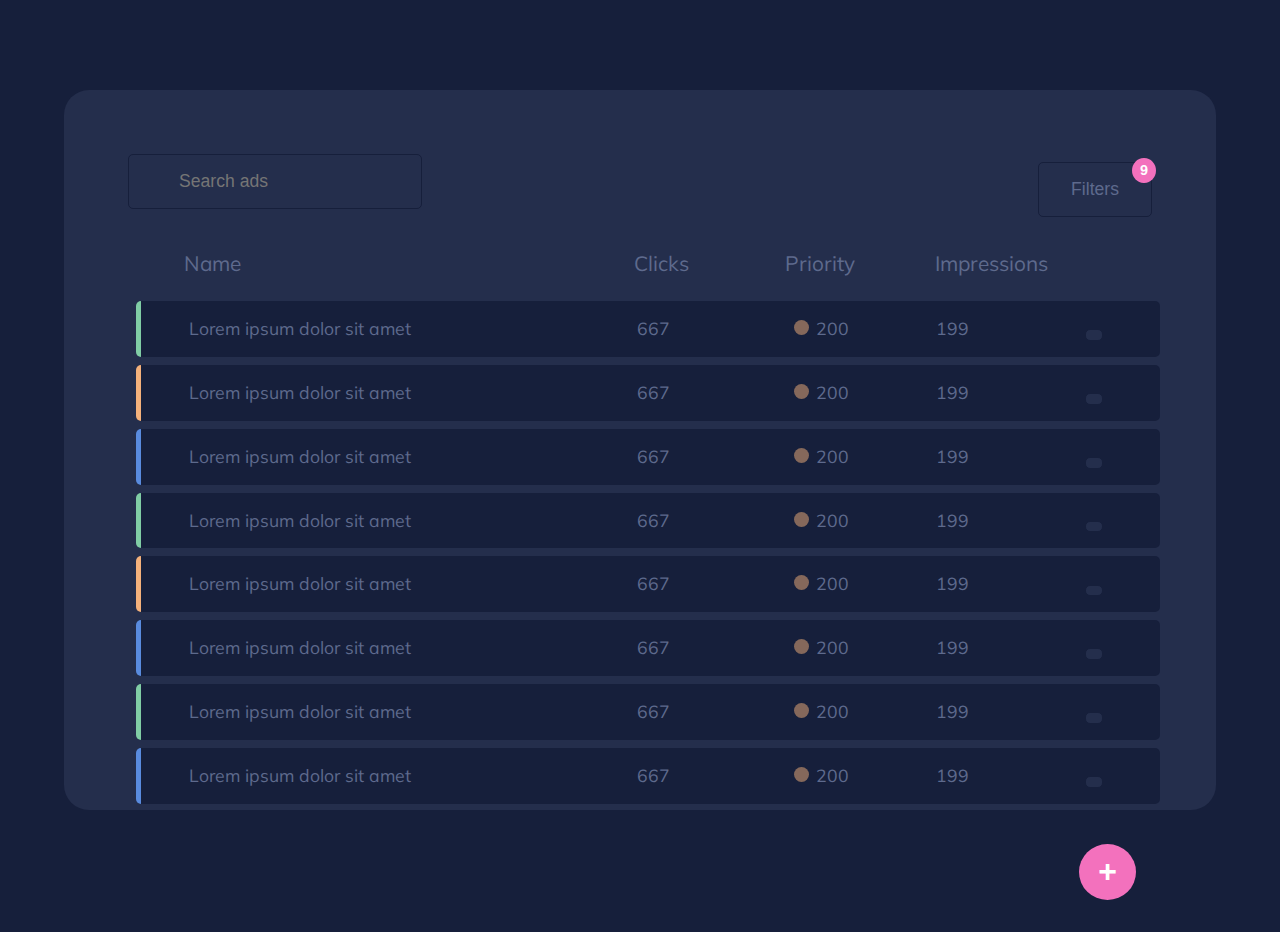
<file: ads-manager/index.html>
<!DOCTYPE html>
<html lang="en">
  <head>
    <meta charset="UTF-8" />
    <meta name="viewport" content="width=device-width, initial-scale=1.0" />
    <title>Ads Manager</title>
    <link rel="stylesheet" href="style.css" />
    <link
      rel="stylesheet"
      href="https://cdnjs.cloudflare.com/ajax/libs/font-awesome/5.13.1/css/all.min.css"
      integrity="sha256-2XFplPlrFClt0bIdPgpz8H7ojnk10H69xRqd9+uTShA="
      crossorigin="anonymous"
    />
  </head>
  <body>
    <div class="container">
      <div class="top-header">
        <div class="input-container">
          <i class="fas icon fa-search"></i>
          <input type="text" class="input-field" placeholder="Search ads" />
        </div>
        <button class="btn btn-w-badge">Filters<span class="badge">9</span></button>
      </div>

      <div class="table">
        <div class=" header">
          <div>Name</div>
          <div>Clicks</div>
          <div>Priority</div>
          <div>Impressions</div>
        </div>
        <div class="row row-border-1">
          <div class="name">Lorem ipsum dolor sit amet</div>
          <div class="clicks">667</div>
          <div class="priority"> <span class="dot"></span>200</div>
          <div class="impressions">199</div>
          <div class="button-container"><button class="btn-del"><i class="fas fa-trash"></button></i></div>
        </div>
        <div class="row row-border-2">
            <div class="name">Lorem ipsum dolor sit amet</div>
            <div class="clicks">667</div>
            <div class="priority"> <span class="dot"></span>200</div>
            <div class="impressions">199</div>
            <div class="button-container"><button class="btn-del"><i class="fas fa-trash"></button></i></div>
          </div>   <div class="row row-border-3">
            <div class="name">Lorem ipsum dolor sit amet</div>
            <div class="clicks">667</div>
            <div class="priority"> <span class="dot"></span>200</div>
            <div class="impressions">199</div>
            <div class="button-container"><button class="btn-del"><i class="fas fa-trash"></button></i></div>
          </div>   <div class="row row-border-1">
            <div class="name">Lorem ipsum dolor sit amet</div>
            <div class="clicks">667</div>
            <div class="priority"> <span class="dot"></span>200</div>
            <div class="impressions">199</div>
            <div class="button-container"><button class="btn-del"><i class="fas fa-trash"></button></i></div>
          </div>   <div class="row row-border-2">
            <div class="name">Lorem ipsum dolor sit amet</div>
            <div class="clicks">667</div>
            <div class="priority"> <span class="dot"></span>200</div>
            <div class="impressions">199</div>
            <div class="button-container"><button class="btn-del"><i class="fas fa-trash"></button></i></div>
          </div>   <div class="row row-border-3">
            <div class="name">Lorem ipsum dolor sit amet</div>
            <div class="clicks">667</div>
            <div class="priority"> <span class="dot"></span>200</div>
            <div class="impressions">199</div>
            <div class="button-container"><button class="btn-del"><i class="fas fa-trash"></button></i></div>
          </div>   <div class="row row-border-1">
            <div class="name">Lorem ipsum dolor sit amet</div>
            <div class="clicks">667</div>
            <div class="priority"> <span class="dot"></span>200</div>
            <div class="impressions">199</div>
            <div class="button-container"><button class="btn-del"><i class="fas fa-trash"></button></i></div>
          </div>   <div class="row row-border-3">
            <div class="name">Lorem ipsum dolor sit amet</div>
            <div class="clicks">667</div>
            <div class="priority"> <span class="dot"></span>200</div>
            <div class="impressions">199</div>
            <div class="button-container"><button class="btn-del"><i class="fas fa-trash"></button></i></div>
          </div>      </div>
      <div class="footer">
        <button class="btn-plus">+</button>
      </div>
    </div>
  </body>
</html>
</file>
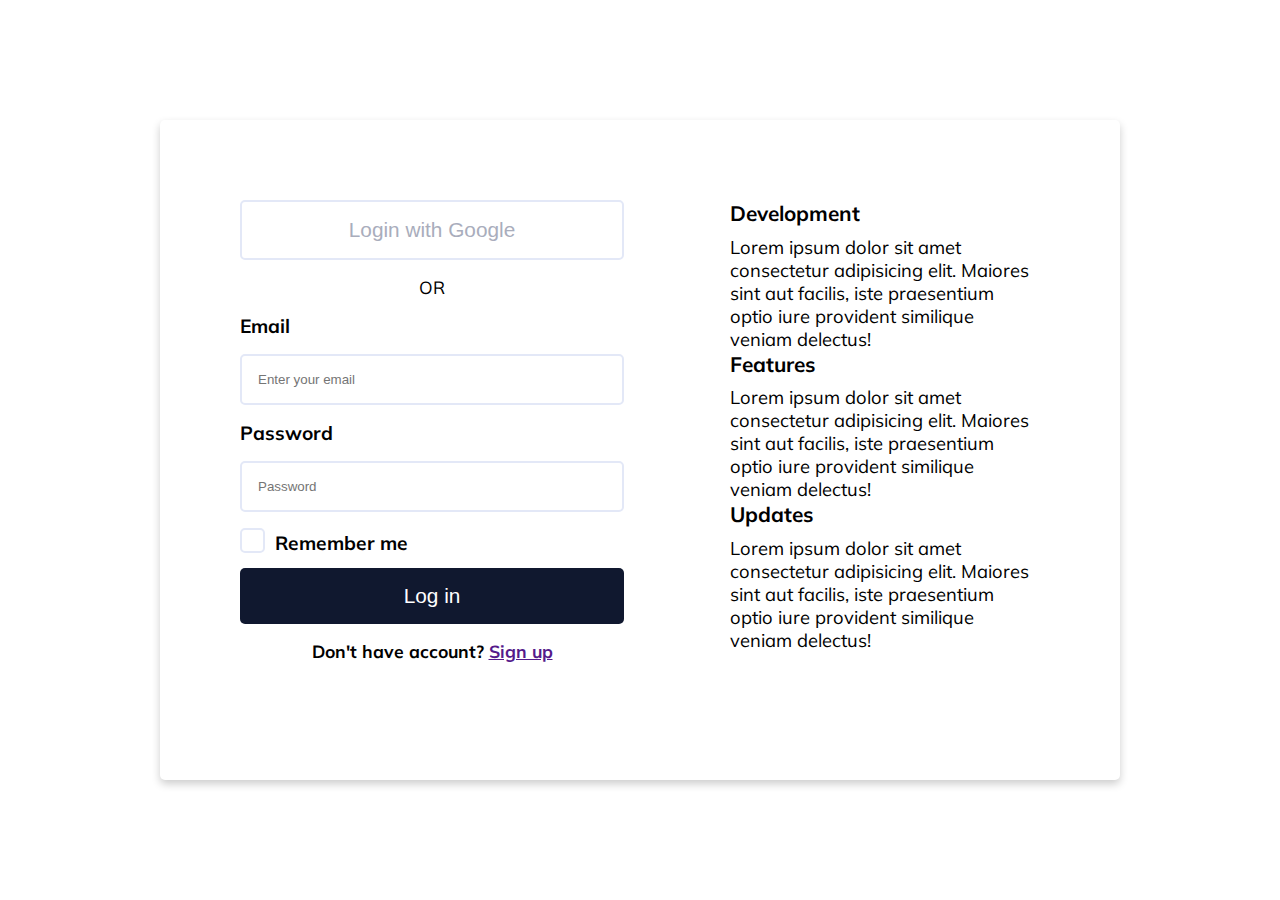
<file: login-screen/index.html>
<!DOCTYPE html>
<html lang="en">
  <head>
    <meta charset="UTF-8" />
    <meta name="viewport" content="width=device-width, initial-scale=1.0" />
    <link rel="stylesheet" href="style.css" />
    <link
      rel="stylesheet"
      href="https://cdnjs.cloudflare.com/ajax/libs/font-awesome/5.13.1/css/all.min.css"
      integrity="sha256-2XFplPlrFClt0bIdPgpz8H7ojnk10H69xRqd9+uTShA="
      crossorigin="anonymous"
    />
    <title>Login</title>
  </head>
  <body>
    <div class="container">
      <div class="col form">
        <button class="btn btn-google-login">
          <i class="fab fa-google"></i> Login with Google
        </button>
        <p class="text-centered-block">OR</p>
        <label for="email">Email</label>
        <input type="text" placeholder="Enter your email" id="email" />
        <label for="password">Password</label>
        <input type="password" placeholder="Password" id="password" />
        <div class="checkbox-wrapper">
          <div class="checkbox">
            <input type="checkbox" />
            <span class="checkmark"></span>
            <label for="remember">Remember me</label>
          </div>
        </div>
        <button class="btn btn-login">Log in</button>
        <p class="text-center">Don't have account? <a href="">Sign up</a></p>
      </div>

      <div class="col features">
        <div class="feature">
          <div class="icon-container">
            <i class="far fa-file-code"></i>
          </div>
          <div class="desc">
            <h4>Development</h4>
            <p>
              Lorem ipsum dolor sit amet consectetur adipisicing elit. Maiores
              sint aut facilis, iste praesentium optio iure provident similique
              veniam delectus!
            </p>
          </div>
        </div>
        <div class="feature">
          <div class="icon-container">
            <i class="fas fa-gift"></i>
          </div>
          <div class="desc">
            <h4>Features</h4>
            <p>
              Lorem ipsum dolor sit amet consectetur adipisicing elit. Maiores
              sint aut facilis, iste praesentium optio iure provident similique
              veniam delectus!
            </p>
          </div>
        </div>
        <div class="feature">
          <div class="icon-container">
            <i class="far fa-newspaper"></i>
          </div>
          <div class="desc">
            <h4>Updates</h4>
            <p>
              Lorem ipsum dolor sit amet consectetur adipisicing elit. Maiores
              sint aut facilis, iste praesentium optio iure provident similique
              veniam delectus!
            </p>
          </div>
        </div>
      </div>
    </div>
  </body>
</html>
</file>
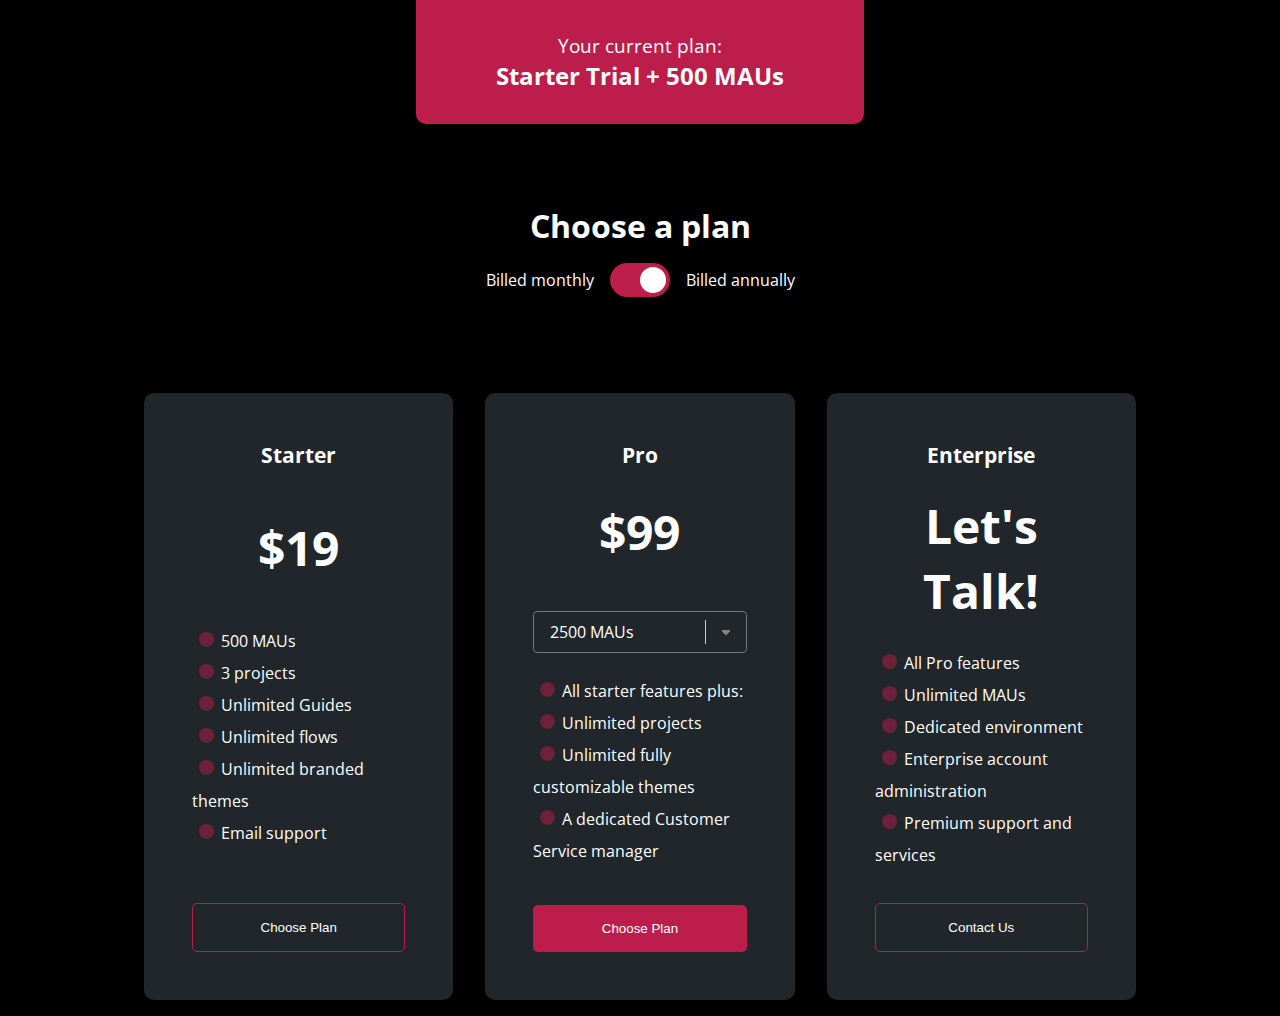
<file: pricing/index.html>
<!DOCTYPE html>
<html lang="en">
  <head>
    <meta charset="UTF-8" />
    <meta name="viewport" content="width=device-width, initial-scale=1.0" />
    <title>Pricing Page</title>
    <link rel="stylesheet" href="style.css" />
  </head>
  <body>
    <div class="current-plan">
      <p>Your current plan:</p>
      <h2>Starter Trial + 500 MAUs</h2>
    </div>

    <div class="select-plan">
      <h1>Choose a plan</h1>
      <div class="toggle-container">
        <span class="option">Billed monthly</span>
        <label class="switch">
          <input type="checkbox" checked />
          <span class="slider round"></span>
        </label>
        <span class="option">Billed annually</span>
    </div>
    </div>
    <div class="cards-container">
      <div class="card">
        <h5 class="title">Starter</h5>
        <h1 class="price">$19</h1>

        <ul class="bulletpoints">
          <li><span class="dot"></span>500 MAUs</li>
          <li><span class="dot"></span>3 projects</li>
          <li><span class="dot"></span>Unlimited Guides</li>
          <li><span class="dot"></span>Unlimited flows</li>
          <li><span class="dot"></span>Unlimited branded themes</li>
          <li><span class="dot"></span>Email support</li>
        </ul>

        <button class="outline-btn">Choose Plan</button>
      </div>
      <!-- #2 -->
      <div class="card">
        <h5 class="title">Pro</h5>
        <h1 class="price">$99</h1>
        <select name="" id="maus">
            <option value="">2500 MAUs</option>
        </select>
        <ul class="bulletpoints">
          <li><span class="dot"></span>All starter features plus:</li>
          <li><span class="dot"></span>Unlimited projects</li>
          <li><span class="dot"></span>Unlimited fully customizable themes</li>
          <li><span class="dot"></span>A dedicated Customer Service manager</li>
        </ul>

        <button class="solid-btn">Choose Plan</button>
      </div>
      <!-- #3 -->
      <div class="card">
        <h5 class="title">Enterprise</h5>
        <h1 class="price">Let's Talk!</h1>
        <ul class="bulletpoints">
          <li><span class="dot"></span>All Pro features</li>
          <li><span class="dot"></span>Unlimited MAUs</li>
          <li><span class="dot"></span>Dedicated environment</li>
          <li><span class="dot"></span>Enterprise account administration</li>
          <li><span class="dot"></span>Premium support and services</li>
        </ul>

        <button class="outline-btn">Contact Us</button>
      </div>
    </div>
  </body>
</html>
</file>
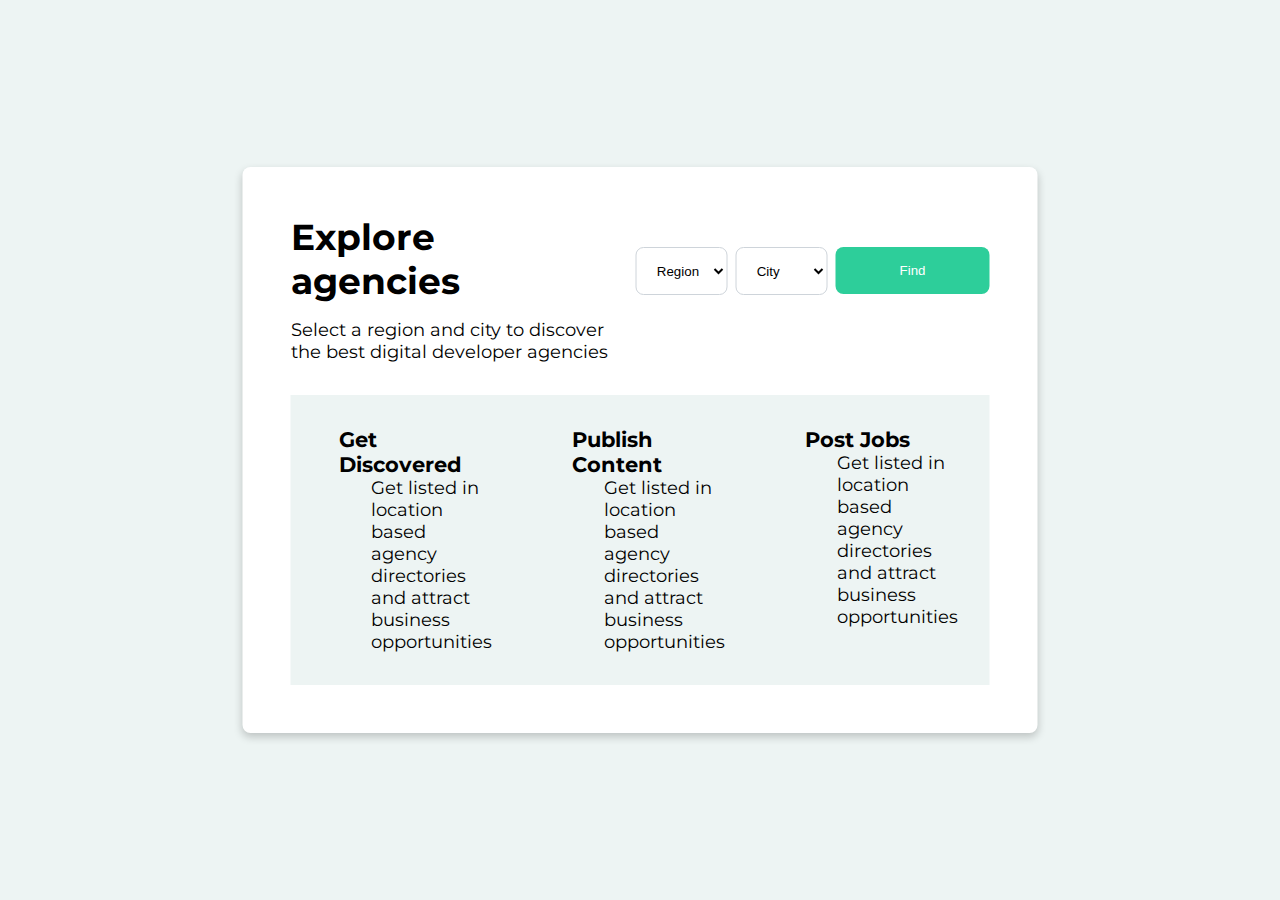
<file: components/search/index.html>
<!DOCTYPE html>
<html lang="en">
  <head>
    <meta charset="UTF-8" />
    <meta name="viewport" content="width=device-width, initial-scale=1.0" />
    <title>Seearch</title>
    <link rel="stylesheet" href="style.css" />
    <link
      rel="stylesheet"
      href="https://cdnjs.cloudflare.com/ajax/libs/font-awesome/5.13.1/css/all.min.css"
      integrity="sha512-xA6Hp6oezhjd6LiLZynuukm80f8BoZ3OpcEYaqKoCV3HKQDrYjDE1Gu8ocxgxoXmwmSzM4iqPvCsOkQNiu41GA=="
      crossorigin="anonymous"
    />
  </head>
  <body>
    <div class="container">
      <div class="header-row">
        <div class="col-text">
          <h1>Explore agencies</h1>
          <p>
            Select a region and city to discover the best digital developer
            agencies
          </p>
        </div>

        <div class="form">
          <select name="" id="region">
            <option value="">Region</option>
          </select>
          <select name="" id="city">
            <option value="">City</option>
          </select>
          <button>Find</button>
        </div>
      </div>
      <div class="row-columns-container">
        <div class="col">
          <div class="col-header">
            <i class="fas fa-search"></i>
            <h5>Get Discovered</h5>
          </div>
          <p>
            Get listed in location based agency directories and attract business
            opportunities
          </p>
        </div>
        <div class="col">
          <div class="col-header">
            <i class="far fa-file-alt"></i>
            <h5>Publish Content</h5>
          </div>
          <p>
            Get listed in location based agency directories and attract business
            opportunities
          </p>
        </div>
        <div class="col">
          <div class="col-header">
            <i class="fas fa-briefcase"></i>
            <h5>Post Jobs</h5>
          </div>
          <p>
            Get listed in location based agency directories and attract business
            opportunities
          </p>
        </div>
      </div>
    </div>
  </body>
</html>
</file>
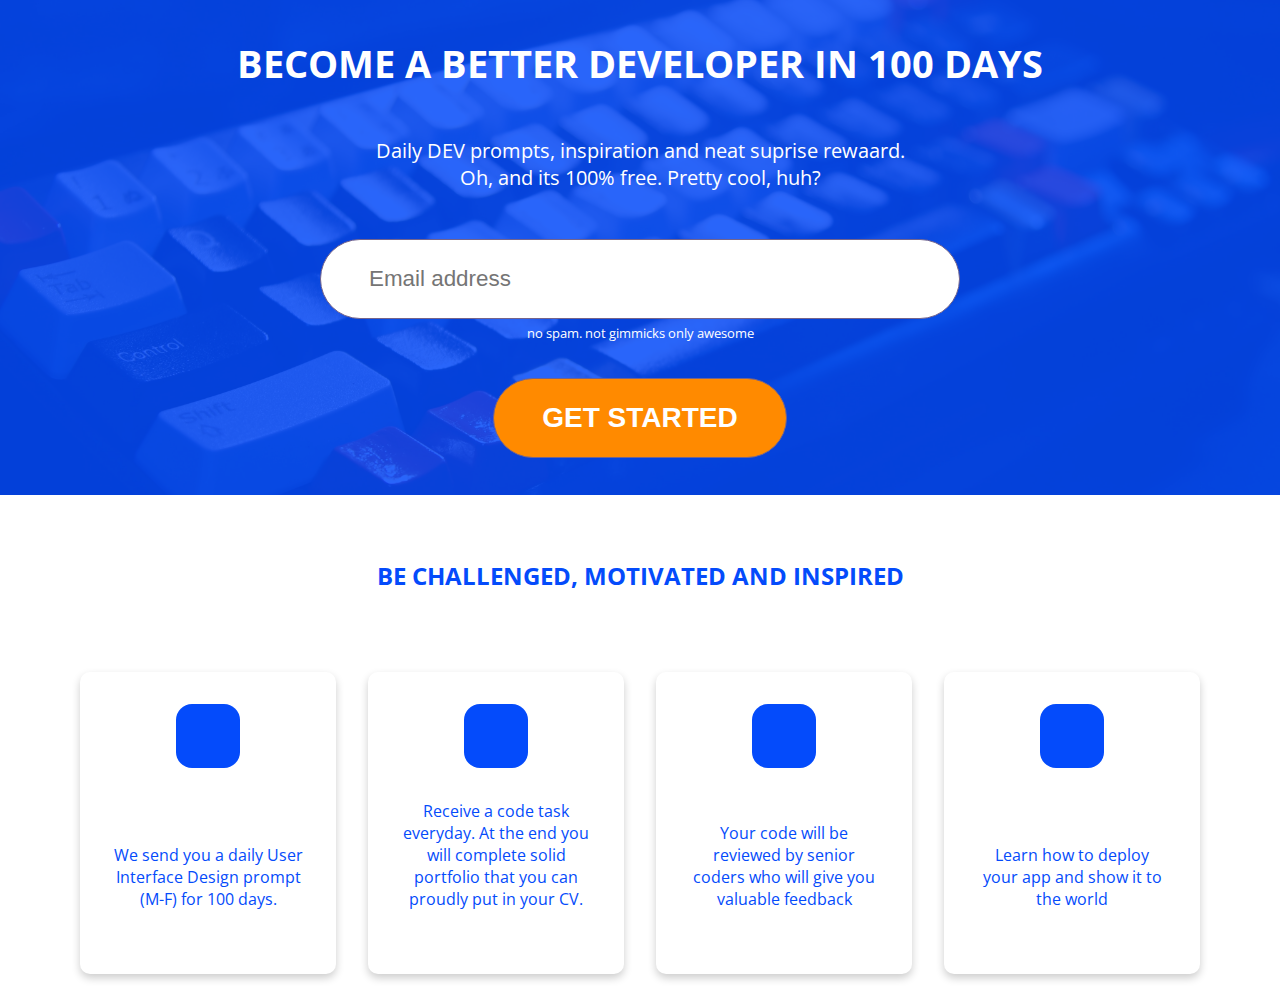
<file: landing-pages/blue/index.html>
<!DOCTYPE html>
<html lang="en">
  <head>
    <meta charset="UTF-8" />
    <meta name="viewport" content="width=device-width, initial-scale=1.0" />
    <title>Document</title>
    <link rel="stylesheet" href="style.css" />
    <link
      rel="stylesheet"
      href="https://cdnjs.cloudflare.com/ajax/libs/font-awesome/5.13.1/css/all.min.css"
      integrity="sha256-2XFplPlrFClt0bIdPgpz8H7ojnk10H69xRqd9+uTShA="
      crossorigin="anonymous"
    />
  </head>
  <body>
    <div class="top">
      <div id="content">
        <h1>become a better developer in 100 days</h1>
        <h5>
          Daily DEV prompts, inspiration and neat suprise rewaard.
          <br />
          Oh, and its 100% free. Pretty cool, huh?
        </h5>

        <input type="email" placeholder="Email address" />
        <small>no spam. not gimmicks only awesome</small>
        <button>GET STARTED</button>
      </div>
    </div>
    <div class="bottom">
      <h3>be challenged, motivated and inspired</h3>
      <div class="cards">
        <div class="card">
          <i class="far fa-image"></i>
          <div class="card-body">
            We send you a daily User Interface Design prompt (M-F) for 100 days.
          </div>
        </div>
        <!-- c2 -->
        <div class="card">
          <i class="fas fa-code"></i>
          <div class="card-body">
            Receive a code task everyday. At the end you will complete solid
            portfolio that you can proudly put in your CV.
          </div>
        </div>
        <!-- c3 -->
        <div class="card">
          <i class="fas fa-check"></i>
          <div class="card-body">
            Your code will be reviewed by senior coders who will give you
            valuable feedback
          </div>
        </div>
        <div class="card">
          <i class="fas fa-cogs"></i>
          <div class="card-body">
            Learn how to deploy your app and show it to the world
          </div>
        </div>
      </div>
    </div>
  </body>
</html>
</file>
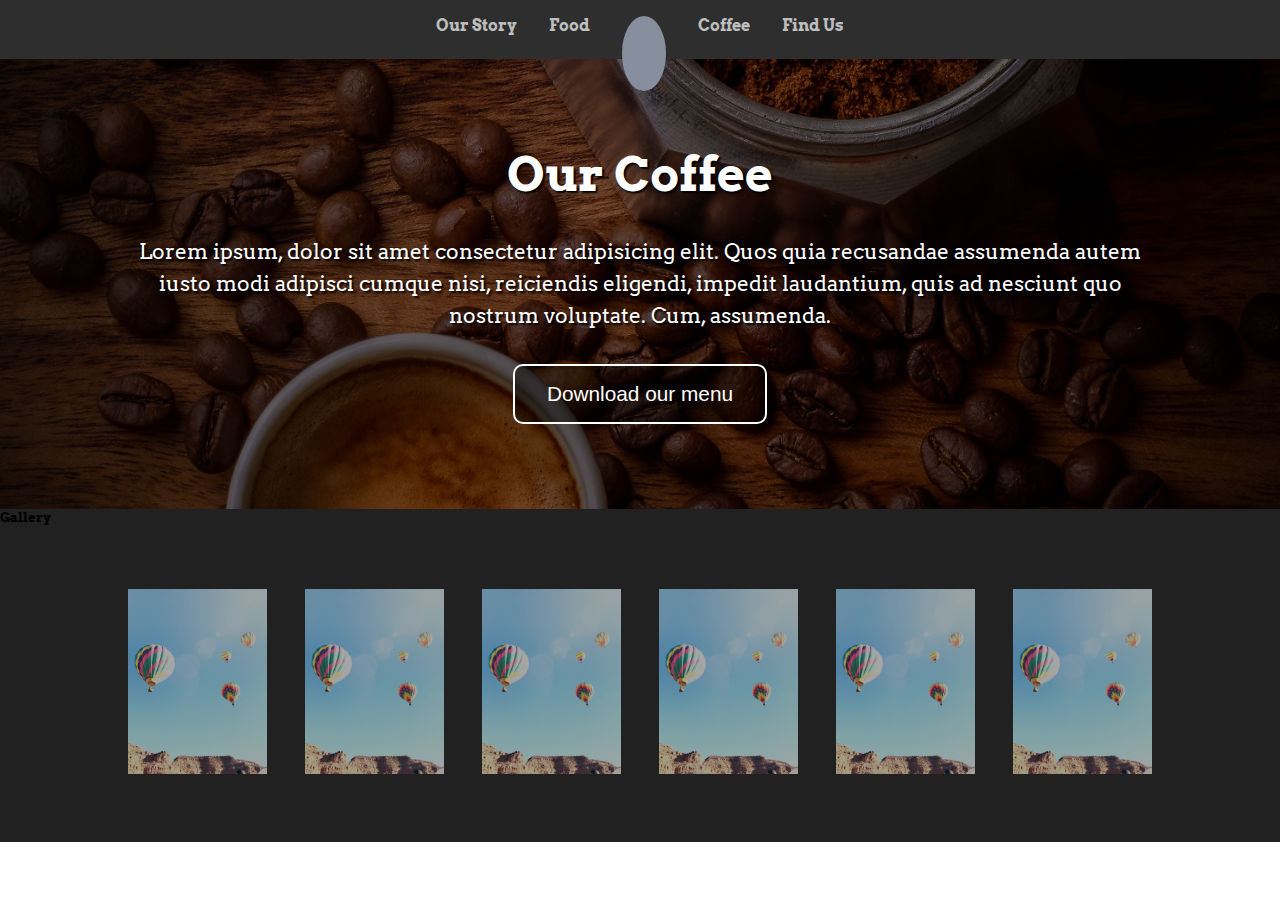
<file: landing-pages/coffee/index.html>
<!DOCTYPE html>
<html lang="en">
  <head>
    <meta charset="UTF-8" />
    <meta name="viewport" content="width=device-width, initial-scale=1.0" />
    <title>Coffee Shop</title>
    <link rel="stylesheet" href="https://cdnjs.cloudflare.com/ajax/libs/font-awesome/5.13.1/css/all.min.css" integrity="sha512-xA6Hp6oezhjd6LiLZynuukm80f8BoZ3OpcEYaqKoCV3HKQDrYjDE1Gu8ocxgxoXmwmSzM4iqPvCsOkQNiu41GA==" crossorigin="anonymous" />   

    <link rel="stylesheet" href="style.css" />

    </head>
    <body>
    

        <nav>
            <ul>
        <li>Our Story</li>
        <li>Food</li>
        <li id="logo-wrapper">
          <div></div>
          <i class="fab fa-java"></i>        </li>
        <li>Coffee</li>
        <li>Find Us</li>
      </ul>
    </nav>

    <div class="hero-wrapper">
      <section class="hero">
        <!-- <div class="hero-bg"> -->
        <h1>Our Coffee</h1>
        <p class="lead">
          Lorem ipsum, dolor sit amet consectetur adipisicing elit. Quos quia
          recusandae assumenda autem iusto modi adipisci cumque nisi, reiciendis
          eligendi, impedit laudantium, quis ad nesciunt quo nostrum voluptate.
          Cum, assumenda.
        </p>
        <button>Download our menu</button>
        <!-- </div> -->
      </section>
    </div>
    <section class="gallery">
      <h5>Gallery</h5>
      <i class="fas fa-chevron-right next" id="right"></i>
            <i class="fas fa-chevron-left prev" id="left"></i>
        <div class="row-wraper">
            
      <div class="row">
        <div class="column">
            <img class="demo cursor" src="../../img/card-balloon.jpg"   onclick="currentSlide(5)" alt="Nature and sunrise">
        </div>
        <div class="column">
            <img class="demo cursor" src="../../img/card-balloon.jpg"   onclick="currentSlide(5)" alt="Nature and sunrise">
        </div>
        <div class="column">
            <img class="demo cursor" src="../../img/card-balloon.jpg"   onclick="currentSlide(5)" alt="Nature and sunrise">
        </div>
        <div class="column">
            <img class="demo cursor" src="../../img/card-balloon.jpg"   onclick="currentSlide(5)" alt="Nature and sunrise">
        </div>
        <div class="column">
          <img class="demo cursor" src="../../img/card-balloon.jpg"   onclick="currentSlide(5)" alt="Nature and sunrise">
        </div>
        <div class="column">
          <img class="demo cursor" src="../../img/card-balloon.jpg"   onclick="currentSlide(6)" alt="Snowy Mountains">
        </div>
      </div>
    </div>
</div>
    </section>
  </body>
</html>
</file>
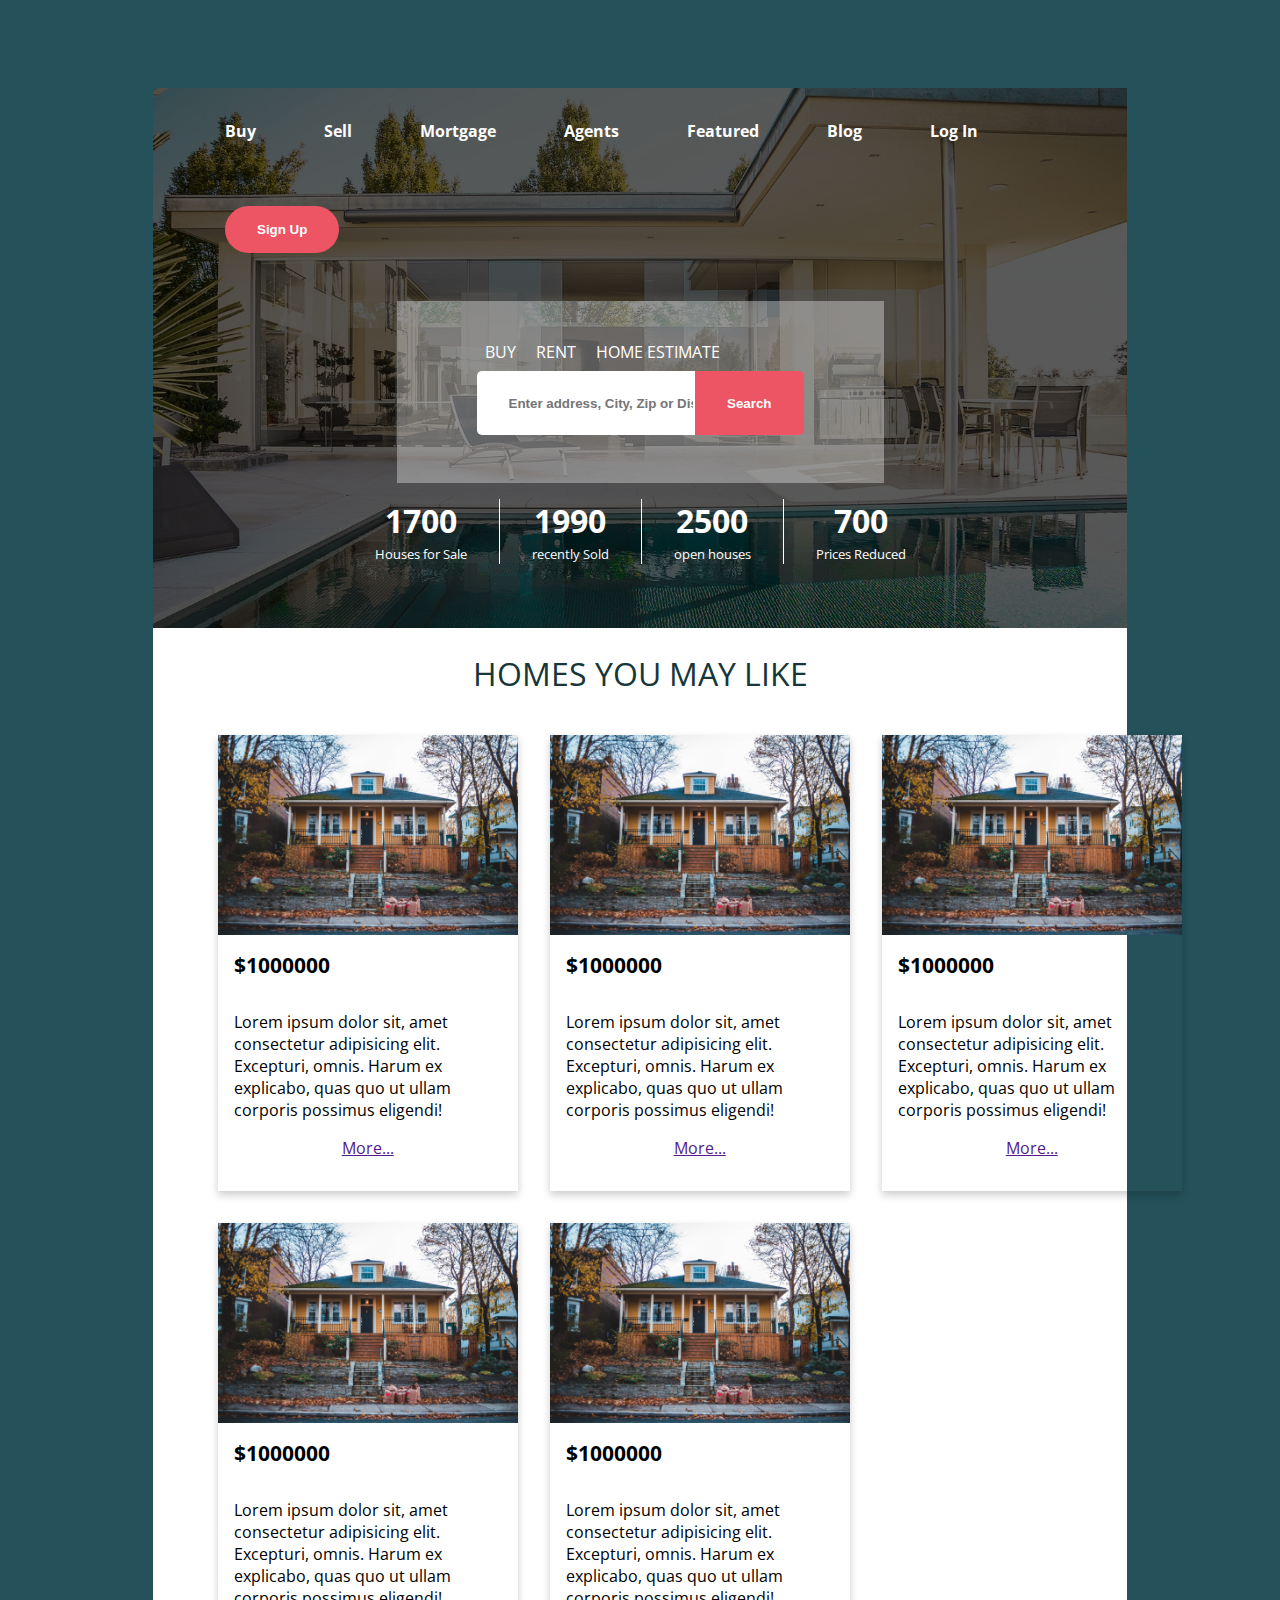
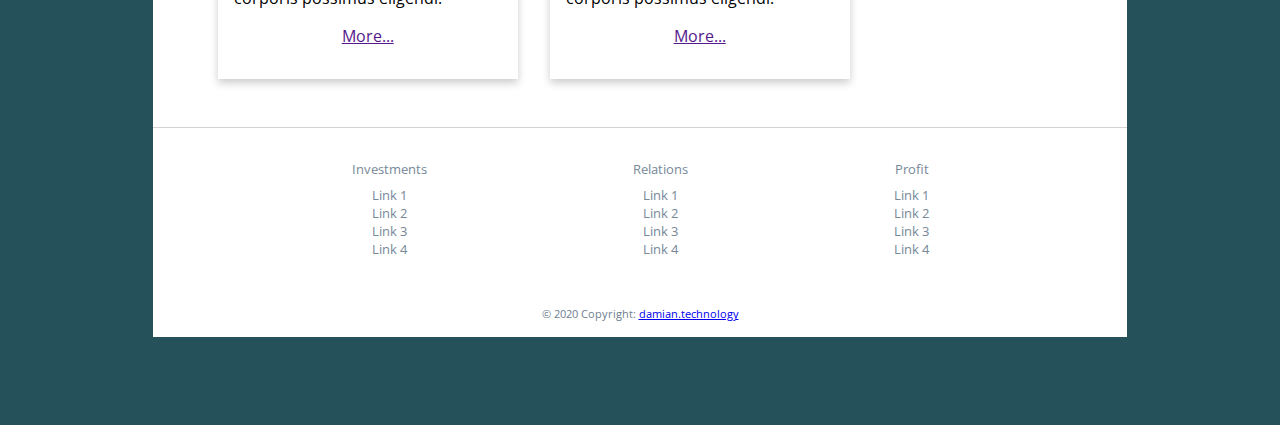
<file: landing-pages/real-estate/index.html>
<!DOCTYPE html>
<html lang="en">
  <head>
    <meta charset="UTF-8" />
    <meta name="viewport" content="width=device-width, initial-scale=1.0" />
    <title>Document</title>
    <link rel="stylesheet" href="style.css" />
    <link
      rel="stylesheet"
      href="https://cdnjs.cloudflare.com/ajax/libs/font-awesome/5.13.1/css/all.min.css"
      integrity="sha256-2XFplPlrFClt0bIdPgpz8H7ojnk10H69xRqd9+uTShA="
      crossorigin="anonymous"
    />
  </head>
  <body>
    <div class="container">
      <div class="top">
        <div id="content">
          <nav>
            <ul>
              <li class="nav-item">Buy</li>
              <li class="nav-item">Sell</li>
              <li class="nav-item">Mortgage</li>
              <li class="nav-item">Agents</li>
              <li class="nav-item">Featured</li>
              <li class="nav-item">Blog</li>
              <li class="nav-item">Log In</li>
              <li class="nav-item"><button>Sign Up</button></li>
            </ul>
          </nav>
          <div class="search-wrapper">
            <ul class="categories">
              <li>buy</li>
              <li>rent</li>
              <li>home estimate</li>
            </ul>
            <div class="search-box">
              <input
                type="text"
                placeholder="Enter address, City, Zip or District"
              />
              <button id="search">Search</button>
            </div>
          </div>
          <div class="stats">
            <div class="stat-item">
              <h1>1700</h1>
              <small>Houses for Sale</small>
            </div>
            <div class="stat-item">
              <h1>1990</h1>
              <small>recently Sold</small>
            </div>
            <div class="stat-item">
              <h1>2500</h1>
              <small>open houses</small>
            </div>
            <div class="stat-item">
              <h1>700</h1>
              <small>Prices Reduced</small>
            </div>
          </div>
        </div>
      </div>
      <div class="bottom">
        <h2>Homes you may like</h2>
        <div class="cards-container">
          <div class="card">
            <div class="card-image"></div>
            <div class="card-title">
              <span>$1000000</span> <i class="far fa-image"></i>
            </div>
            <div class="card-body">
              Lorem ipsum dolor sit, amet consectetur adipisicing elit.
              Excepturi, omnis. Harum ex explicabo, quas quo ut ullam corporis
              possimus eligendi!
              <div ><a href="" class="center">More...</a></div>
            </div>
          </div>
          <!-- c2 -->
          <div class="card">
            <div class="card-image"></div>
            <div class="card-title">
              <span>$1000000</span> <i class="far fa-image"></i>
            </div>
            <div class="card-body">
              Lorem ipsum dolor sit, amet consectetur adipisicing elit.
              Excepturi, omnis. Harum ex explicabo, quas quo ut ullam corporis
              possimus eligendi!
              <div ><a href="" class="center">More...</a></div>
            </div>
          </div>
          <!-- c3 -->
          <div class="card">
            <div class="card-image"></div>
            <div class="card-title">
              <span>$1000000</span> <i class="far fa-image"></i>
            </div>
            <div class="card-body">
              Lorem ipsum dolor sit, amet consectetur adipisicing elit.
              Excepturi, omnis. Harum ex explicabo, quas quo ut ullam corporis
              possimus eligendi!
              <div ><a href="" class="center">More...</a></div>
            </div>
          </div>
          <!-- c4 -->
          <div class="card">
            <div class="card-image"></div>
            <div class="card-title">
              <span>$1000000</span> <i class="far fa-image"></i>
            </div>
            <div class="card-body">
              Lorem ipsum dolor sit, amet consectetur adipisicing elit.
              Excepturi, omnis. Harum ex explicabo, quas quo ut ullam corporis
              possimus eligendi!
              <div ><a href="" class="center">More...</a></div>
            </div>
          </div>
          <!-- c5 -->
          <div class="card">
            <div class="card-image"></div>
            <div class="card-title">
              <span>$1000000</span> <i class="far fa-image"></i>
            </div>
            <div class="card-body">
              Lorem ipsum dolor sit, amet consectetur adipisicing elit.
              Excepturi, omnis. Harum ex explicabo, quas quo ut ullam corporis
              possimus eligendi!
              <div ><a href="" class="center">More...</a></div>
            </div>
          </div>
          <!-- c6 -->
        
        </div>
      </div>
      <footer id="footer">
        <!-- Grid container -->
        <div class="footer-links-container">
          <div class="footer-column">
            <p>Investments</p>
            <ul class="">
              <li>
                <a href="#!" class="footer-link" class="footer-link">Link 1</a>
              </li>
              <li>
                <a href="#!" class="footer-link" class="footer-link">Link 2</a>
              </li>
              <li>
                <a href="#!" class="footer-link" class="footer-link">Link 3</a>
              </li>
              <li>
                <a href="#!" class="footer-link" class="footer-link">Link 4</a>
              </li>
            </ul>
          </div>
          <div class="footer-column">
            <p>Relations</p>
            <ul class="">
              <li>
                <a href="#!" class="footer-link" class="footer-link">Link 1</a>
              </li>
              <li>
                <a href="#!" class="footer-link" class="footer-link">Link 2</a>
              </li>
              <li>
                <a href="#!" class="footer-link" class="footer-link">Link 3</a>
              </li>
              <li>
                <a href="#!" class="footer-link" class="footer-link">Link 4</a>
              </li>
            </ul>
          </div>
          <div class="footer-column">
            <p>Profit</p>
            <ul class="">
              <li>
                <a href="#!" class="footer-link" class="footer-link">Link 1</a>
              </li>
              <li>
                <a href="#!" class="footer-link" class="footer-link">Link 2</a>
              </li>
              <li>
                <a href="#!" class="footer-link" class="footer-link">Link 3</a>
              </li>
              <li>
                <a href="#!" class="footer-link" class="footer-link">Link 4</a>
              </li>
            </ul>
          </div>
        </div>

        <!-- Copyright -->
        <div class="footer-bottom">
          © 2020 Copyright:
          <a class="text-dark" href="#"> damian.technology</a>
        </div>
        <!-- Copyright -->
      </footer>
    </div>
  </body>
</html>
</file>
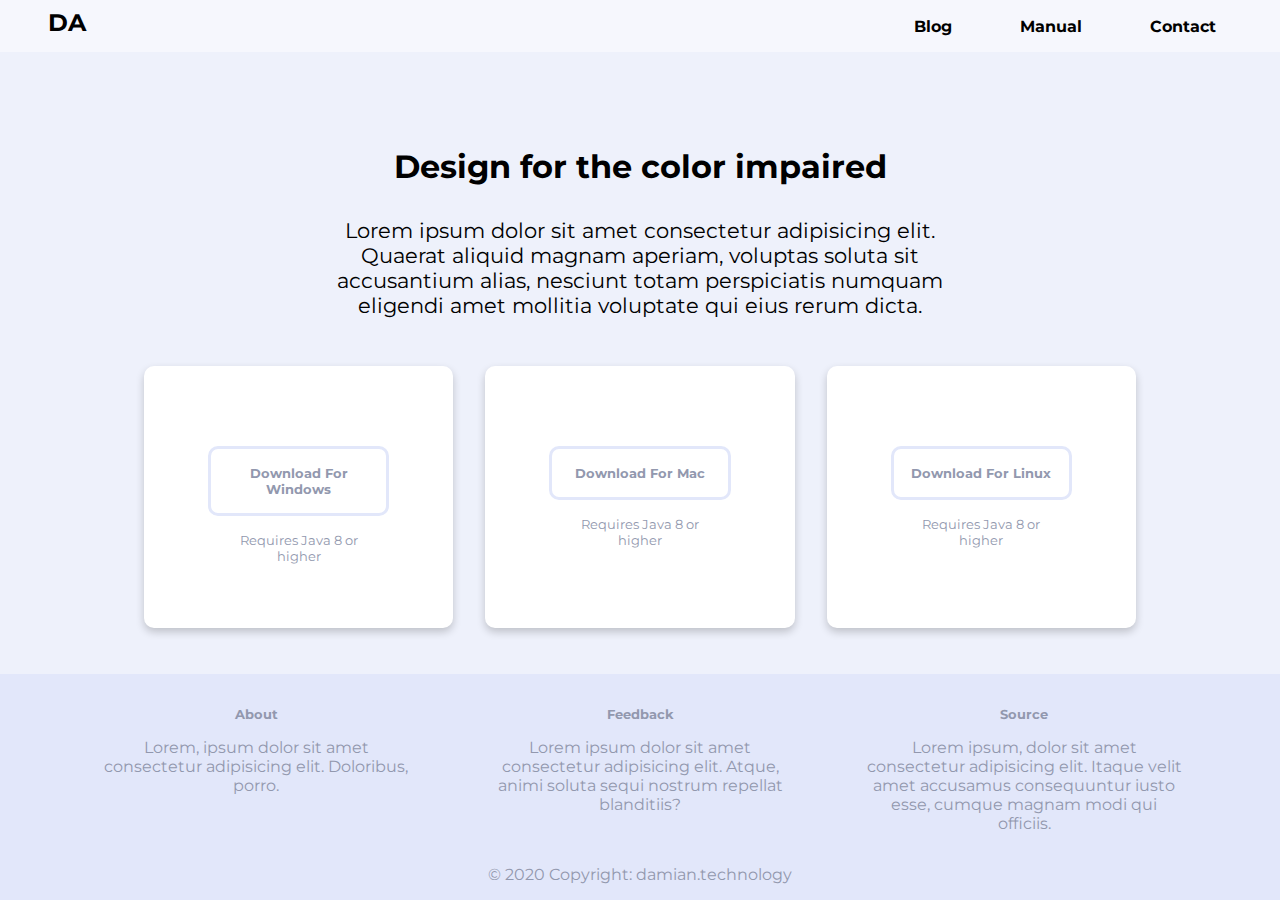
<file: landing-pages/software/index.html>
<!DOCTYPE html>
<html lang="en">
  <head>
    <meta charset="UTF-8" />
    <meta name="viewport" content="width=device-width, initial-scale=1.0" />
    <title>App</title>
    <link rel="stylesheet" href="style.css" />
    <link
      rel="stylesheet"
      href="https://cdnjs.cloudflare.com/ajax/libs/font-awesome/5.13.1/css/all.min.css"
      integrity="sha256-2XFplPlrFClt0bIdPgpz8H7ojnk10H69xRqd9+uTShA="
      crossorigin="anonymous"
    />
  </head>
  <body>
    <nav>
      <div class="logo">DA</div>
      <ul>
        <li></li>
        <li>Blog</li>
        <li>Manual</li>
        <li>Contact</li>
      </ul>
    </nav>
    <section class="main">
      <div class="intro">
        <h1>Design for the color impaired</h1>
        <p>
          Lorem ipsum dolor sit amet consectetur adipisicing elit. Quaerat
          aliquid magnam aperiam, voluptas soluta sit accusantium alias,
          nesciunt totam perspiciatis numquam eligendi amet mollitia voluptate
          qui eius rerum dicta.
        </p>
      </div>
      <div class="card-container">
        <div class="card">
          <i class="fab fa-windows"></i>
          <button>Download For Windows</button>
          <small>Requires Java 8 or higher</small>
        </div>
        <div class="card">
          <i class="fab fa-apple"></i>
          <button>Download For Mac</button>
          <small>Requires Java 8 or higher</small>
        </div>
        <div class="card">
          <i class="fab fa-linux"></i>
          <button>Download For Linux</button>
          <small>Requires Java 8 or higher</small>
        </div>
      </div>
    </section>
    <footer>
      <div class="column-container">
        <div class="col">
          <h5>About</h5>
          <p>
            Lorem, ipsum dolor sit amet consectetur adipisicing elit. Doloribus,
            porro.
          </p>
        </div>
        <div class="col">
          <h5>Feedback</h5>
          <p>
            Lorem ipsum dolor sit amet consectetur adipisicing elit. Atque,
            animi soluta sequi nostrum repellat blanditiis?
          </p>
        </div>

        <div class="col">
          <h5>Source</h5>
          <p>
            Lorem ipsum, dolor sit amet consectetur adipisicing elit. Itaque
            velit amet accusamus consequuntur iusto esse, cumque magnam modi qui
            officiis.
          </p>
        </div>
      </div>
      <div class="footer-bottom">
        © 2020 Copyright:
        <a class="text-dark" href="#"> damian.technology</a>
      </div>
    </footer>
  </body>
</html>
</file>
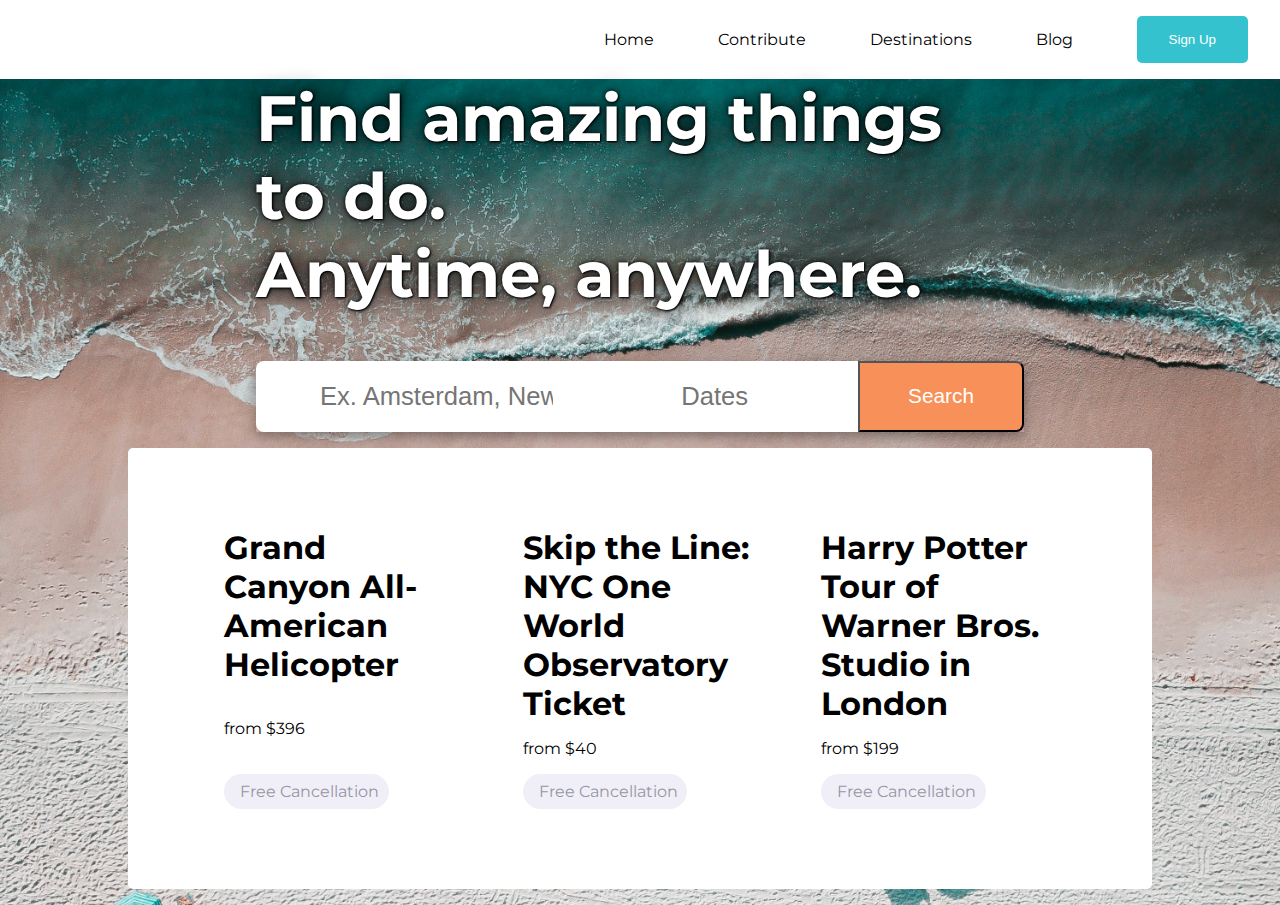
<file: landing-pages/traveling-2/index.html>
<!DOCTYPE html>
<html lang="en">
  <head>
    <meta charset="UTF-8" />
    <meta name="viewport" content="width=device-width, initial-scale=1.0" />
    <title>Traveling 2</title>
    <link rel="stylesheet" href="style.css" />
    <link
      rel="stylesheet"
      href="https://cdnjs.cloudflare.com/ajax/libs/font-awesome/5.13.1/css/all.min.css"
      integrity="sha256-2XFplPlrFClt0bIdPgpz8H7ojnk10H69xRqd9+uTShA="
      crossorigin="anonymous"
    />
  </head>
  <body>
    <div class="content">
      <nav>
        <ul>
          <li>Home</li>
          <li>Contribute</li>

          <li>Destinations</li>
          <li>Blog</li>
          <li><button id="signup-button">Sign Up</button></li>
        </ul>
      </nav>

      <section class="main">
        <h1>Find amazing things to do. <br />Anytime, anywhere.</h1>
        <div id="search-wrapper">
          <div class="input-wrapper">
            
            <i class="fas fa-map-marker-alt"></i>
            <input
            class="left-input"
              type="text"
              placeholder="Ex. Amsterdam, New york, Paris..."
            />
          </div>
          <div class="input-wrapper">
          
            <i class="far fa-calendar-alt"></i>
            <input type="text" placeholder="Dates" />
          </div>
          <button id="search-btn">Search</button>
        </div>
      </section>

      <section class="footer">
        <div class="col">
          <h3>Grand Canyon All-American Helicopter</h3>
          <small>from $396</small>
          <div>
            <span class="badge"
              ><i class="fas fa-check"></i>Free Cancellation</span
            >
          </div>
        </div>
        <div class="col">
          <h3>Skip the Line: NYC One World Observatory Ticket</h3>
          <small>from $40</small>
          <div>
            <span class="badge"
              ><i class="far fa-clock"></i>Free Cancellation</span
            >
          </div>
        </div>
        <div class="col">
          <h3>Harry Potter Tour of Warner Bros. Studio in London</h3>
          <small>from $199</small>
          <div>
            <span class="badge"
              ><i class="fas fa-check"></i>Free Cancellation</span
            >
          </div>
        </div>
      </section>
    </div>
  </body>
</html>
</file>
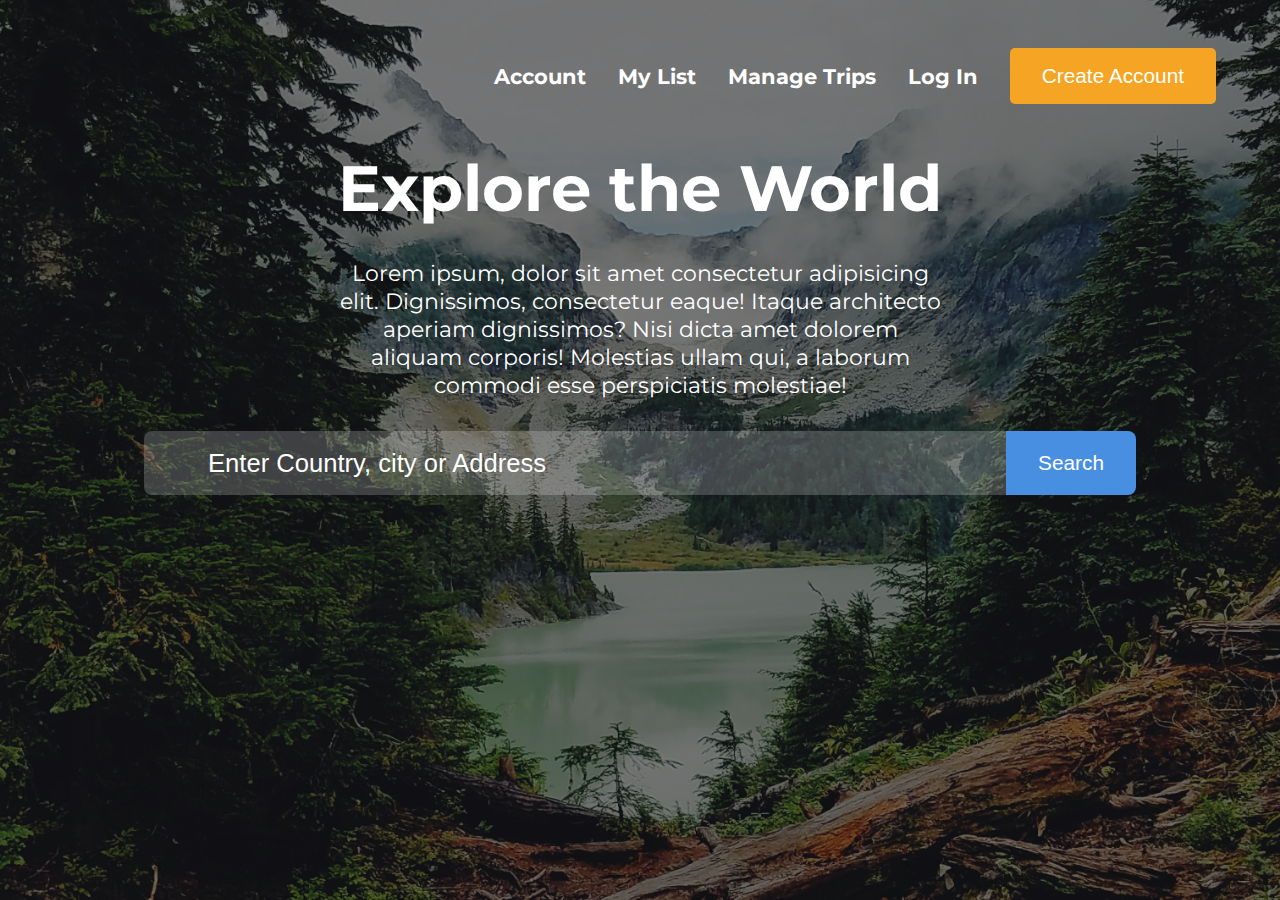
<file: landing-pages/traveling/index.html>
<!DOCTYPE html>
<html lang="en">
  <head>
    <meta charset="UTF-8" />
    <meta name="viewport" content="width=device-width, initial-scale=1.0" />
    <title>Travel Booker</title>
    <link rel="stylesheet" href="style.css" />
    <link
      rel="stylesheet"
      href="https://cdnjs.cloudflare.com/ajax/libs/font-awesome/5.13.1/css/all.min.css"
      integrity="sha512-xA6Hp6oezhjd6LiLZynuukm80f8BoZ3OpcEYaqKoCV3HKQDrYjDE1Gu8ocxgxoXmwmSzM4iqPvCsOkQNiu41GA=="
      crossorigin="anonymous"
    />
  </head>
  <body>
    <div class="container">
      <nav>
        <ul>
          <li>account</li>
          <li>My List</li>
          <li>Manage Trips</li>
          <li>Log In</li>
          <li><button class="btn-create">Create Account</button></li>
        </ul>
      </nav>
      <div class="content">
        <div class="lead">
          <h1>Explore the World</h1>
          <p>
            Lorem ipsum, dolor sit amet consectetur adipisicing elit.
            Dignissimos, consectetur eaque! Itaque architecto aperiam
            dignissimos? Nisi dicta amet dolorem aliquam corporis! Molestias
            ullam qui, a laborum commodi esse perspiciatis molestiae!
          </p>
        </div>
        <div class="search-container">
          <i class="fas fa-search"></i>
          <input type="text" placeholder="Enter Country, city or Address" />
          <button class="btn-search">Search</button>
        </div>
      </div>
    </div>
  </body>
</html>
</file>
<file: ads-manager/style.css>
@import url("https://fonts.googleapis.com/css2?family=Muli:ital,wght@0,200;1,400&display=swap");

* {
  box-sizing: border-box;
  --main-bg-color: #161f3b;
  --container-bg-color: #242e4c;
  --bg-row-active: #151f3a;
  --text-buttons: #5e6a8d;
}

body {
  font-family: "Muli", sans-serif;

  margin: 0;
  width: 100%;
  display: flex;
  flex-direction: row;
  align-items: center;
  justify-content: center;
  height: 100vh;
  background-color: var(--main-bg-color);
  font-family: "Muli", sans-serif;
}
.container {
  background-color: var(--container-bg-color);
  width: 90%;
  height: 80%;
  border-radius: 25px;
  padding: 4rem;
}

.top-header {
  display: flex;
  flex-direction: row;
  align-items: center;
  justify-content: space-between;
}
.btn {
  border: 1px solid var(--main-bg-color);
  border-radius: 5px;
  font-size: 1.1rem;
  padding: 1rem 2rem;
  color: var(--text-buttons);
  background-color: var(--container-bg-color);
}

.btn-plus {
  margin: 2rem 1rem;
  background-color: #f371bd;
  font-size: 2rem;
  font-weight: bold;
  color: white;
  padding: 0.6rem 1.2rem;
  border: none;
  border-radius: 50%;
}

.btn-w-badge {
  position: relative;
}
.badge {
  top: -5px;
  right: -5px;
  position: absolute;
  background-color: #f371bd;
  font-size: 0.9rem;
  font-weight: bold;
  color: white;
  padding: 0.3rem 0.5rem;
  border-radius: 50%;
}

input {
  border: 1px solid var(--main-bg-color);
  border-radius: 5px;
  padding: 1rem;
  font-size: 1.1rem;
  color: var(--text-buttons);
  background-color: var(--container-bg-color);
}

.input-container {
  position: relative;
  width: 100%;
  margin-bottom: 15px;
}

.icon {
  position: absolute;
  padding: 10px;
  min-width: 50px;
  text-align: center;
  color: var(--text-buttons);
  top: 10px;
}

.input-field {
  padding-left: 50px;
}

.header {
  display: grid;
  grid-template-columns: 3fr 1fr 1fr 1.5fr;
  width: 100%;
  font-size: 1.3rem;
  padding: 1.1rem 0 1.1rem 3rem;
  color: var(--text-buttons);
  margin: 0.5rem;
}

.row-border-1 {
  border-left: 5px solid #80cda5;
}
.row-border-2 {
  border-left: 5px solid #f4b17b;
}
.row-border-3 {
  border-left: 5px solid #598bde;
}
.row {
  border-radius: 5px;
  width: 100%;
  font-size: 1.1rem;
  padding: 1rem 0 1rem 3rem;
  color: var(--text-buttons);
  margin: 0.5rem;
  background-color: var(--main-bg-color);
  display: grid;
  grid-template-columns: 3fr 1fr 1fr 1fr 0.5fr;
}

.dot {
  height: 15px;
  width: 15px;
  margin: 0 7px;
  background-color: #f4b17b;
  border: none;
  border-radius: 50%;
  display: inline-block;
  opacity: 0.5;
}

.btn-del {
  border: 1px solid var(--main-bg-color);
  border-radius: 5px;
  font-size: 1.1rem;
  padding: 0.3rem 0.5rem;
  color: var(--text-buttons);
  background-color: var(--container-bg-color);
}
.btn-del i {
  font-size: 0.9rem;
}

.footer {
  display: flex;
  justify-content: flex-end;
}
</file>
<file: login-screen/style.css>
@import url("https://fonts.googleapis.com/css2?family=Muli:ital,wght@0,200;1,400&display=swap");
* {
  box-sizing: border-box;
  margin: 0;
  padding: 0;
}

body {
  font-family: "Muli", sans-serif;
  display: flex;
  flex-direction: row;
  justify-content: center;
  align-items: center;
  width: 100%;
  height: 100vh;
}

.container {
  display: grid;
  grid-template-columns: repeat(2, 1fr);
  box-shadow: 0 4px 8px 0 rgba(0, 0, 0, 0.2);
  border-radius: 5px;
  padding: 4rem;
  max-width: 960px;
}

.container .col {
  margin: 1rem;
}

.text-centered-block {
  text-align: center;
  padding: 1rem;
  font-size: 1.1rem;
}

label {
  font-size: 1.2rem;
  font-weight: bold;
}

input {
  margin: 1rem 0;
  width: 100%;
  padding: 1rem;
  color: #a9adbc;
  border-radius: 5px;
  border: 2px solid #e3e8f7;
}

input[type="checkbox"] {
  position: absolute;
  opacity: 0;
  cursor: pointer;
  height: 0;
  width: 0;
}
.checkbox {
  position: relative;
  padding-left: 35px;
  margin-bottom: 12px;
  font-size: 22px;
  user-select: none;
  margin-right: 0.5rem;
}
.checkmark {
  position: absolute;
  top: 0;
  left: 0;
  height: 25px;
  width: 25px;
  background-color: #fff;
  border: 2px solid #e3e8f7;
  border-radius: 5px;
}

.btn {
  width: 100%;
  padding: 1rem;
  border-radius: 5px;
  border: 2px solid #e3e8f7;
  background-color: #fff;
  color: #a9adbc;
  font-size: 1.3rem;
}
.btn-login {
  background: #10182f;
  color: #fff;
  border: 0;
}
.text-center {
  margin-top: 1rem;
  font-size: 1.1rem;
  font-weight: bold;
  text-align: center;
}

.features {
  display: flex;
  flex-direction: column;
  justify-content: space-between;
  padding-bottom: 3rem;
}
.feature {
  display: flex;
  flex-direction: row;
}

.icon-container {
  min-width: 50px;
  text-align: center;
  margin-right: 1.5rem;
}
.icon-container i {
  color: #2f6af3;
  font-size: 3rem;
}

.desc h4 {
  font-size: 1.3rem;
  font-weight: bold;
  padding-bottom: 0.6rem;
}
.desc p {
  font-size: 1.15rem;
}

@media (max-width: 700px) {
  .container {
    grid-template-columns: 1fr;
  }
  .container .form {
    order: 2;
  }
}
</file>
<file: pricing/style.css>
@import url("https://fonts.googleapis.com/css2?family=Open+Sans:wght@300;700&display=swap");

* {
  box-sizing: border-box;
  margin: 0;
  padding: 0;
  --card-bg-color: #21262b;
  --bg-red: #bc1d4a;
}

body {
  font-family: "Open Sans", sans-serif;
  color: #fff;
  background: #000;
  display: flex;
  flex-direction: column;
  /* justify-content: space-between; */
  height: 100vh;
  align-items: center;
}

.current-plan {
  background-color: var(--bg-red);
  padding: 2rem 5rem;
  border-bottom-left-radius: 10px;
  border-bottom-right-radius: 10px;
  text-align: center;
}

.select-plan {
  text-align: center;
  margin: 5rem;
}

.current-plan p {
  font-size: 1.2rem;
}
.cards-container {
  display: flex;
  width: 80%;
  max-width: 1200px;
  justify-content: center;
}

.card {
  width: calc(100% / 3);
  background-color: var(--card-bg-color);
  padding: 3rem;
  margin: 1rem;
  border-radius: 10px;
  display: flex;
  flex-direction: column;
  justify-content: space-between;
}

.card .title {
  text-align: center;
  font-size: 1.3rem;
}

.card .price {
  margin: 1.5rem;
  text-align: center;
  font-size: 3rem;
}

.card ul {
  list-style: none;
}

li {
  line-height: 2rem;
}

.dot {
  height: 15px;
  width: 15px;
  margin: 0 7px;
  background-color: var(--bg-red);
  border: none;
  border-radius: 50%;
  display: inline-block;
  opacity: 0.5;
}

.outline-btn {
  margin-top: 2rem;
  background-color: var(--card-bg-color);
  border: 1.2px solid var(--bg-red);
  border-radius: 5px;
  width: 100%;
  padding: 1rem;
  color: #fff;
}
.solid-btn {
  margin-top: 2rem;
  background-color: var(--bg-red);
  border: 0;
  border-radius: 5px;
  width: 100%;
  padding: 1rem;
  color: #fff;
}

.select-plan h1 {
  margin-bottom: 1rem;
}

.select-plan .option {
  display: inline-block;
  padding-top: 0.4rem;
  margin: 0 1rem;
}
.toggle-container {
  display: flex;
  flex-direction: row;
}
/* toggel */
.switch {
  position: relative;
  display: inline-block;
  width: 60px;
  height: 34px;
}

.switch input {
  opacity: 0;
  width: 0;
  height: 0;
}

.slider {
  position: absolute;
  cursor: pointer;
  top: 0;
  left: 0;
  right: 0;
  bottom: 0;
  background-color: #ccc;
  -webkit-transition: 0.4s;
  transition: 0.4s;
}

.slider:before {
  position: absolute;
  content: "";
  height: 26px;
  width: 26px;
  left: 4px;
  bottom: 4px;
  background-color: white;
  -webkit-transition: 0.4s;
  transition: 0.4s;
}

input:checked + .slider {
  background-color: var(--bg-red);
}

input:focus + .slider {
  box-shadow: 0 0 1px var(--bg-red);
}

input:checked + .slider:before {
  -webkit-transform: translateX(26px);
  -ms-transform: translateX(26px);
  transform: translateX(26px);
}

/* Rounded sliders */
.slider.round {
  border-radius: 34px;
}

.slider.round:before {
  border-radius: 50%;
}

/* select */

/* select{  
  padding: 1rem;
  margin-bottom: 2rem;
  width: 100%;
  border: px solid #fff;
  border-radius: 5px;
  background-color: var(--card-bg-color);
  color: #fff;
} */

select {
  /* styling */
  background-color: var(--card-bg-color);
  color: #fff;
  border: 1.1 px solid #fff;

  border-radius: 4px;
  display: inline-block;
  font: inherit;
  line-height: 1.5em;
  padding: 0.5em 3.5em 0.5em 1em;

  /* reset */

  margin: 1rem 0;
  -webkit-box-sizing: border-box;
  -moz-box-sizing: border-box;
  box-sizing: border-box;
  -webkit-appearance: none;
  -moz-appearance: none;

  background-image: linear-gradient(45deg, transparent 50%, gray 50%),
    linear-gradient(135deg, gray 50%, transparent 50%),
    linear-gradient(to right, #ccc, #ccc);
  background-position: calc(100% - 20px) calc(1em + 2px),
    calc(100% - 15px) calc(1em + 2px), calc(100% - 2.5em) 0.5em;
  background-size: 5px 5px, 5px 5px, 1px 1.5em;
  background-repeat: no-repeat;
}

select:focus {
  background-image: linear-gradient(45deg, green 50%, transparent 50%),
    linear-gradient(135deg, transparent 50%, green 50%),
    linear-gradient(to right, #ccc, #ccc);
  background-position: calc(100% - 15px) 1em, calc(100% - 20px) 1em,
    calc(100% - 2.5em) 0.5em;
  background-size: 5px 5px, 5px 5px, 1px 1.5em;
  background-repeat: no-repeat;
  border-color: green;
  outline: 0;
}
</file>
<file: components/search/style.css>
@import url("https://fonts.googleapis.com/css2?family=Montserrat:wght@400;700&display=swap");
:root {
  --bg-light-green: #edf4f3;
  --button-green: #2dce9a;
}

* {
  margin: 0;
  box-sizing: border-box;
}

body {
  font-family: "Montserrat", sans-serif;
  background-color: var(--bg-light-green);
  font-size: 18px;
}

.container {
  box-shadow: 0 4px 8px 0 rgba(0, 0, 0, 0.2);
    max-width: 1200px;
  padding: 3rem;
  background-color: #fff;
  position: absolute;
  top: 50%;
  left: 50%;
  transform: translate(-50%, -50%);
  display: flex;
  flex-direction: column;
  border-radius: 8px;
}

.header-row {
  display: flex;
  padding-bottom: 2rem;
}
.header-row h1 {
  padding-bottom: 1rem;
}

.col-text {
  margin-right: 1.5rem;
}

.form {
  padding-top: 2rem;
  width: 100%;
  display: flex;
  align-items: flex-start;
}

select {
  display: inline-block;
  background-color: #fff;
  border: 1px solid #ced4da;
  border-radius: 0.5rem;
  width: 100%;
  height: 3rem;
  margin-right: 0.5rem;
  padding-left: 1rem;
}

button {
  padding: 1rem 4rem;
  border-radius: 0.5rem;
  border: 0;
  background-color: var(--button-green);
  color: #fff;
}

.row-columns-container {
  background-color: var(--bg-light-green);
  display: flex;
}

.col {
  padding: 2rem;
}

.col p {
    padding-left: 3rem;
}
.col-header {
  display: flex;
  color: var(--button-green);
  align-items: center;
}
.col-header h5 {
  font-size: 1.3rem;
  color: #000;
}

.col-header i {
  font-size: 2rem;
  padding: 0.5rem;
}
</file>
<file: landing-pages/blue/style.css>
@import url("https://fonts.googleapis.com/css2?family=Open+Sans:wght@400;700;800&display=swap");

:root {
  --blue-dark: rgb(4, 75, 251);
  --blue-md: #5e89fc;
  --blue-light: #78acfc;
  --beige: #eee5df;
  --brown: #b26e4d;
  --orange: #ff8a00;
  --brown-dark: #74648c;
}

* {
  margin: 0;
  box-sizing: border-box;
}

body {
  font-family: "Open Sans", sans-serif;
  min-height: 100vh;
  width: 100%;
  display: grid;
  grid-template-rows: repeat(2, 1fr);
}
h1 {
  font-size: 38px;
}
h2 {
  font-size: 28px;
}
h3 {
  font-size: 24px;
  text-align: center;
  text-transform: uppercase;
  color: var(--blue-dark);
  margin: 4rem;
}

h5 {
  font-size: 20px;
  margin: 3rem;
  font-weight: normal;
  text-align: center;
}
small {
  font-size: 13px;
  margin: 0.3rem;
}

p {
  font-size: 17px;
}
input {
  height: 5rem;
  width: 50%;
  border: 1px solid var(--brown-dark);
  border-radius: 50px;
  padding-left: 3rem;
  font-size: 1.4rem;
}

button {
  height: 5rem;
  /* width: 50%; */
  color: #fff;
  background: var(--orange);
  border: 1px solid var(--brown-dark);
  border-radius: 50px;
  padding: 0 3rem;
  font-size: 1.75rem;
  font-weight: bold;
  margin-top: 2rem;
}

div.top {
  background: url("../../img/keyboard.jpg");
  background-position: center; /* Center the image */
  background-repeat: no-repeat; /* Do not repeat the image */
  background-size: cover; /* Resize the background image to cover the entire container */
  background-color: var(--blue-dark);
  color: #fff;
  width: 100%;
  height: 100%;
}
#content {
  background: rgba(4, 75, 251, 0.85);
  width: 100%;
  height: 100%;
  display: flex;
  flex-direction: column;
  justify-content: center;
  align-items: center;
}

h1 {
  text-transform: uppercase;
}

.cards {
  display: flex;
  width: 90%;
  margin: auto;
}
.card {
  box-shadow: 0 4px 8px 0 rgba(0, 0, 0, 0.2);
  transition: 0.3s;
  width: calc(100% / 4 - 2rem);
  padding: 2rem 1rem;
  margin: 1rem;
  display: flex;
  flex-direction: column;
  align-items: center;
  justify-content: space-between;
  border-radius: 10px;
}

.card:hover {
  box-shadow: 0 8px 16px 0 rgba(0, 0, 0, 0.2);
}

.card-body {
  padding: 2rem 1rem;
  text-align: center;
  color: var(--blue-dark);
}

i {
  border-radius: 25%;
  background-color: var(--blue-dark);
  padding: 2rem;
  font-size: 5rem;
  color: #fff;
}
</file>
<file: landing-pages/coffee/style.css>
@import url("https://fonts.googleapis.com/css2?family=Arvo:wght@400;700&family=Nanum+Gothic+Coding:wght@400;700&display=swap");

:root {
  --dark-bg-nav: #2e2e2e;
  --gray-txt-nav: #bebebe;
  --dark-bg-cards: #212121;
  --gray-icons: #878f9f;
}

* {
  margin: 0;
  box-sizing: border-box;
}

body {
  font-family: "Arvo", serif;
  /* font-family: "Nanum Gothic Coding", monospace; */
}

nav {
  background: var(--dark-bg-nav);
  color: var(--gray-txt-nav);
}

nav ul {
  list-style: none;
  display: flex;
  justify-content: center;
  padding: 0;
}

#logo-wrapper {
  padding-top: 1rem;
  height: 100%;
  display: flex;
  flex-direction: column;
}
#logo-wrapper i {
  font-size: 3rem;
  height: 2rem;
  color: white;
  padding-top: 0.7rem;
  padding-bottom: 4rem;
  padding-left: 1.4rem;
  padding-right: 1.4rem;
  border-radius: 50%;
  background-color: var(--gray-icons);

  margin-bottom: -3rem;
  text-shadow: 4px 4px 4px #000000;
}

nav li {
  padding: 1rem;
  display: inline-block;
  font-weight: bold;
}

.hero-wrapper {
  background: url("../../img/coffee.jpg");
  background-position: center;
  background-repeat: no-repeat;
  background-size: cover;
}
.hero {
  min-height: 50vh;
  display: flex;
  flex-direction: column;
  justify-content: center;
  align-items: center;
  background: rgba(0, 0, 0, 0.5);

  color: #fff;
  text-shadow: 2px 2px 2px #000000;
}

.hero h1 {
  font-size: 3rem;
}

.hero button {
  background: rgba(0, 0, 0, 0.4);
  color: #fff;
  padding: 1rem 2rem;
  font-size: 1.3rem;
  border-radius: 10px;
  border: 2px solid #fff;
}

.lead {
  padding-top: 2rem;
  padding-bottom: 2rem;
  width: 80%;
  font-size: 1.3rem;
  line-height: 2rem;
  text-align: center;
}

/* gallery */

.gallery {
  background: var(--dark-bg-cards);
  height: 100%;
}
.row-wraper {
  padding: 2rem 0 4rem 0;
  width: 80%;
  margin: 2rem auto;
}

.row {
  display: flex;
  align-items: center;
  justify-content: space-between;
}
/* Next & previous buttons */

#right {
  cursor: pointer;
  position: absolute;
  color: white;
  font-weight: bold;
  font-size: 20px;
  border-radius: 0 3px 3px 0;
  right: 2rem;
  top: calc(100% + 2rem)
}

#left {
  left: 2rem;

  cursor: pointer;
  position: absolute;
  color: white;
  font-weight: bold;
  font-size: 20px;
  border-radius: 0 3px 3px 0;
}

.demo {
  width: 100%;
  height: auto;
}
/* On hover, add a black background color with a little bit see-through */
.prev:hover,
.next:hover {
  background-color: rgba(0, 0, 0, 0.8);
}

/* Number text (1/3 etc) */
.numbertext {
  color: #f2f2f2;
  font-size: 12px;
  padding: 8px 12px;
  position: absolute;
  top: 0;
}

/* Container for image text */
.caption-container {
  text-align: center;
  background-color: #222;
  padding: 2px 16px;
  color: white;
}

/* Six columns side by side */
.column {
  float: left;
  width: calc(100% / 6 - 2rem);
}

/* Add a transparency effect for thumnbail images */
.demo {
  opacity: 0.6;
}

.active,
.demo:hover {
  opacity: 1;
}
</file>
<file: landing-pages/real-estate/style.css>
@import url("https://fonts.googleapis.com/css2?family=Open+Sans:wght@400;700;800&display=swap");

:root {
  --blue-dark: rgb(4, 75, 251);
  --blue-md: #5e89fc;
  --blue-light: #78acfc;
  --beige: #eee5df;
  --brown: #b26e4d;
  --orange: #ff8a00;
  --brown-dark: #74648c;
}

* {
  margin: 0;
  box-sizing: border-box;
}

body {
  background: #25515a;
  font-family: "Open Sans", sans-serif;
}

div.container {
  margin: 88px 153px;
  background: #fff;
  min-height: calc(100vh - 88px * 2);
  display: flex;
  flex-direction: column;
  /* grid-template-rows: 3fr 2fr; */
}

.container .top {
  background: url("../../img/house-w-pool.jpeg");
  background-position: center;
  background-repeat: no-repeat;
  background-size: cover;
}

#content {
  min-height: 60vh;
  background: rgba(0, 0, 0, 0.65);
  color: #fff;
  width: 100%;
  height: 100%;
  display: flex;
  flex-direction: column;
  justify-content: space-between;
  align-items: center;
}

nav {
  width: 100%;
  display: flex;
  justify-content: flex-end;
}
nav ul {
  list-style: none;
}

nav li {
  display: inline-block;
  padding: 2rem;
  font-weight: bold;
}

nav li button {
  padding: 1rem 2rem;
  background-color: #ed5565;
  border: 0;
  color: #fff;
  border-radius: 25px;
  font-weight: bold;
}

.search-wrapper {
  padding: 3rem 5rem;
  padding-top: 2rem;
  background-color: rgba(255, 255, 255, 0.35);
  width: 50%;
}

.search-box {
  display: flex;
}

.search-wrapper input {
  font-weight: bold;

  width: 100%;
  height: 4rem;
  margin: 0;
  border: 0;
  padding-left: 2rem;
  border-top-left-radius: 5px;
  border-bottom-left-radius: 5px;
}

.search-wrapper button {
  background-color: #ed5565;
  height: 4rem;
  font-weight: bold;
  color: #fff;
  padding-left: 2rem;
  padding-right: 2rem;
  margin: 0;
  border: 0;
  border-top-right-radius: 5px;
  border-bottom-right-radius: 5px;
}

.categories {
  padding: 0;
}
.categories li {
  padding: 0.5rem;
  text-transform: uppercase;
  display: inline-block;
  /* border-right: 1px solid ; */
}

.stats {
  display: flex;
  padding: 0 0 4rem 0;
}

.stat-item {
  border-right: 1px solid;
  padding: 0 2rem;
  text-align: center;
}
.stat-item:last-of-type {
  border-right: 0;
}

.stat-item h1 {
}

.stat-item small {
}

.bottom h2 {
  padding: 1.5rem;
  color: #17363a;
  width: 100%;
  text-align: center;
  text-transform: uppercase;
  font-weight: normal;
  font-size: 2rem;
}

.cards-container {
  display: grid;
  width: 90%;
  margin: auto;
  grid-template-columns: repeat(3, 1fr);
  /* justify-content: center; */
  padding-bottom: 2rem;
}
.card {
  margin: 1rem 1rem;
  box-shadow: 0 4px 8px 0 rgba(0, 0, 0, 0.2);
  transition: 0.3s;
  /* width: calc(100% / 3); */
  display: flex;
  flex-direction: column;
  justify-content: center;
  align-content: center;
}

.card .card-image {
  min-width: 300px;
  width: 100%;
  min-height: 200px;
  background: url("../../img/house1.jpg") no-repeat center/cover;
}

.card-title {
  padding: 1rem;
  display: flex;
  flex-direction: row;
  justify-content: space-between;
  /* text-align: center; */
  font-size: 1.3rem;
  font-weight: bold;
}

.card-body {
  padding: 1rem;
}
.center {
    padding: 1rem 0;
  display: inline-block;
  width: 100%;
  text-align: center;
}

#footer {
  border-top: 1px solid lightgray;
  padding-top: 1.5rem;
}

.footer-links-container {
    font-size: 0.8rem;

  width: 100%;
  display: flex;
  flex-direction: row;
  justify-content: space-evenly;
  align-content: center;
  margin-bottom: 3rem;
}
.footer-column ul {
  list-style-type: none;
  padding: 0;
}

.footer-column p {
  color: lightslategray;
  padding: 0.5rem;
  text-align: center;
  width: 100%;
}
.footer-column li {
  text-align: center;
}
.footer-column a {
  padding-bottom: 0.5rem;
  text-decoration: none;
  color: lightslategray;
}

.footer-bottom {
  margin: 1rem auto;
  text-align: center;
  color: slategray;
  font-size: 0.7rem;
}
</file>
<file: landing-pages/software/style.css>
@import url("https://fonts.googleapis.com/css2?family=Montserrat:wght@100;400;700&display=swap");
:root {
  --blue-btn-bg: #597fe2;
  --bg-main: #eef1fb;
  --bg-footer: #e2e7fa;
  --bg-top: #f6f7fd;
}

* {
  margin: 0;
  box-sizing: border-box;
}
body {
  font-family: "Montserrat", sans-serif;
  min-height: 100vh;
  display: flex;
  flex-direction: column;
  align-content: center;
  justify-content: space-between;
  background: var(--bg-main);
}

nav {
  display: flex;
  justify-content: space-between;
  padding: 0 2rem;
  background-color: var(--bg-top);
  
}

nav .logo {
  padding: 0.5rem 1rem;
  font-weight: bolder;

  font-size: 1.5rem;
}

nav ul {
  list-style-type: none;
}
nav li {
  display: inline-block;
  padding: 1rem 2rem;
  font-weight: bold;
}

section.main {
  height: 100%;
}

.card-container {
  display: flex;
  width: 80%;
  margin: auto;
}
.card {
  box-shadow: 0 4px 8px 0 rgba(0, 0, 0, 0.2);
  transition: 0.3s;
  width: calc(100% / 3 - 2rem);
  display: flex;
  flex-direction: column;
  padding: 3rem 4rem;
  margin: 1rem;
  background: #fff;
  /* justify-items: center;
  align-content: center; */
  border-radius: 10px;
  color: #9298ae;
}

.card i {
  font-size: 5rem;
  text-align: center;
  padding: 1rem;
}
.card small {
  text-align: center;
  padding: 1rem;
}

.card button {
  width: 100%;
  padding: 1rem;
  border-radius: 10px;
  border: 3px solid var(--bg-footer);
  background: #fff;
  font-family: "Montserrat", sans-serif;
  font-weight: bold;
  color: #9298ae;
  transition: 0.3s;
}

.card:hover {
  box-shadow: 0 8px 16px 0 rgba(0, 0, 0, 0.2);
  color: #000;
}
.card:hover button {
  background: var(--bg-footer);
  transition: 0.3s;
  color: #000;
}

footer .column-container {
  display: flex;
  width: 90%;
  align-content: center;
  justify-content: center;
  margin: auto;
}

footer .column-container .col {
  text-align: center;
  padding: 2rem;
  width: calc(100% / 3);
}

footer .column-container .col  h5{
padding-bottom: 1rem;
}
footer {
  background: var(--bg-footer);
  color: #9298ae;
}

footer a {
  color: #9298ae;
  text-decoration: none;
}

.footer-bottom {
  width: 100%;
  text-align: center;
  padding-bottom: 1rem;
}

.intro{
    margin: 2rem;
    text-align: center;
    color: #000;
}
.intro h1{
    padding: 2rem;
}
.intro p{
    font-size: 1.3rem;
    width: 50%;
    margin: auto;
    
}
</file>
<file: landing-pages/traveling-2/style.css>
@import url("https://fonts.googleapis.com/css2?family=Montserrat:wght@400;700&display=swap");
:root {
  --dark-bg-nav: #2e2e2e;
  --gray-txt-nav: #bebebe;
  --dark-bg-cards: #212121;
  --gray-icons: #878f9f;
}

* {
  margin: 0;
  box-sizing: border-box;
}

body {
  font-family: "Montserrat", sans-serif;
  background: url("img/beach-3.jpg");
  background-position: center;
  background-repeat: no-repeat;
  background-size: cover;
  height: 100vh;
  width: 100vw;
  color: #fff;
}

nav {
  background-color: #fff;
}
nav ul {
  list-style: none;
  display: flex;
  justify-content: flex-end;
  align-items: center;
  padding: 0;
}
nav li {
  display: inline-block;
  color: #000;
  padding: 1rem 2rem;
}
#signup-button {
  background-color: #35c2cf;
  color: #fff;
  padding: 1rem 2rem;
  border-radius: 5px;
  border: 0;
}

.content {
  display: flex;
  flex-direction: column;
  justify-content: space-between;
  width: 100%;
  min-height: 100vh;
}

.main {
  margin: auto;
  width: 60%;
}

#search-wrapper {
  display: grid;
  grid-template-columns: 3fr 2fr 1fr;
  box-shadow: 0 4px 8px 0 rgba(0, 0, 0, 0.2), 0 6px 20px 0 rgba(0, 0, 0, 0.19); /* rgba(0,0,0,0.2); */
}

.left-input {
  border-top-left-radius: 8px;
  border-bottom-left-radius: 8px;
}
.input-wrapper i {
  font-size: 2rem;
  position: absolute;
  transform: translate(1rem, 1rem);
  color: #000;
}
input {
  border: 0;
  font-size: 1.6rem;
  padding: 1.3rem 4rem;
  width: 100%;
  height: 100%;
}

#search-btn {
  background-color: #f89159;
  color: #fff;
  font-size: 1.3rem;
  padding: 1rem 3rem;
  border-top-right-radius: 8px;
  border-bottom-right-radius: 8px;
  width: 100%;
}

h1 {
  font-size: 4rem;
  padding-bottom: 3rem;
  text-shadow: 1px 1px 2px black, 0 0 25px black, 0 0 5px black;
}
.footer {
  display: flex;
  flex-direction: row;
  background-color: #fff;
  color: #000;
  justify-content: space-around;
  padding: 4rem;
  width: 80%;
  margin: 1rem auto;
  border-radius: 5px;
}

.badge {
  display: inline-block;
  padding: 0.5em 0.6em;
  font-size: 1rem;
  padding-right: 0.6em;
  padding-left: 0.6em;
  border-radius: 10rem;
  color: #9695a6;
  background-color: #f0eff8;
}

.col {
  display: flex;
  flex-direction: column;
  justify-content: space-between;
  width: calc(100% / 3);
  padding: 1rem 2rem;
}

.col h3 {
  font-size: 2rem;
  text-align: left;
}
small {
  font-size: 1rem;
}

.col small {
  padding: 1rem 0;
}
.badge i {
  padding-right: 0.4rem;
}

.col div {
  display: flex;
  justify-content: flex-start;
}
</file>
<file: landing-pages/traveling/style.css>
@import url("https://fonts.googleapis.com/css2?family=Montserrat:wght@400;700&display=swap");
:root {
  --dark-bg-nav: #2e2e2e;
  --gray-txt-nav: #bebebe;
  --dark-bg-cards: #212121;
  --gray-icons: #878f9f;
}

* {
  margin: 0;
  box-sizing: border-box;
}

body {
  font-family: "Montserrat", sans-serif;
  background: url("bg.jpg");
  background-position: center;
  background-repeat: no-repeat;
  background-size: cover;
  height: 100vh;
  width: 100vw;
  color: #fff;
}

.container {
  background: rgba(0, 0, 0, 0.5);
  height: 100%;
}

.content {
  position: absolute;
  top: calc(50% - 8rem);
  transform: translate(0, -50%);
}

nav {
  width: 100%;
}
nav ul {
  list-style: none;
  display: flex;
  width: 100%;
  justify-content: flex-end;
  align-items: center;
  padding: 2rem 3rem;
}

ul li {
  display: inline-block;
  text-transform: capitalize;
  padding: 1rem;
  font-weight: bold;
  font-size: 1.3rem;
}

.btn-create {
  background: #f5a523;
  color: #fff;
  padding: 1rem 2rem;
  border: none;
  border-radius: 5px;
  font-size: 1.3rem;
}

.btn-search {
  background: #498fe1;
  color: #fff;
  padding: 1rem 2rem;
  border: none;
  border-top-right-radius: 8px;
  border-bottom-right-radius: 8px;

  font-size: 1.3rem;
}

.lead {
  margin: auto;
  text-align: center;
  width: 50%;
}

i {
  position: absolute;
  padding: 1rem 1rem;
  min-width: 40px;
  color: #fff;
  font-size: 2rem;
}

input {
  padding-left: 4rem;
  font-size: 1.6rem;
  border: 0;
  color: #fff;
  border-top-left-radius: 8px;
  border-bottom-left-radius: 8px;
  background-color: rgba(255, 255, 255, 0.2);
}
input::placeholder {
  color: #fff;
}

.lead h1 {
  font-size: 4rem;
  padding: 1rem;
}

.lead p {
  font-size: 1.4rem;
  padding: 1rem;
}

.search-container {
  width: 80%;
  padding: 1rem;

  margin: 0 auto;
  display: flex;
  flex-direction: row;
}

.search-container input {
  width: 100%;
  height: 4rem;
}
</file>
